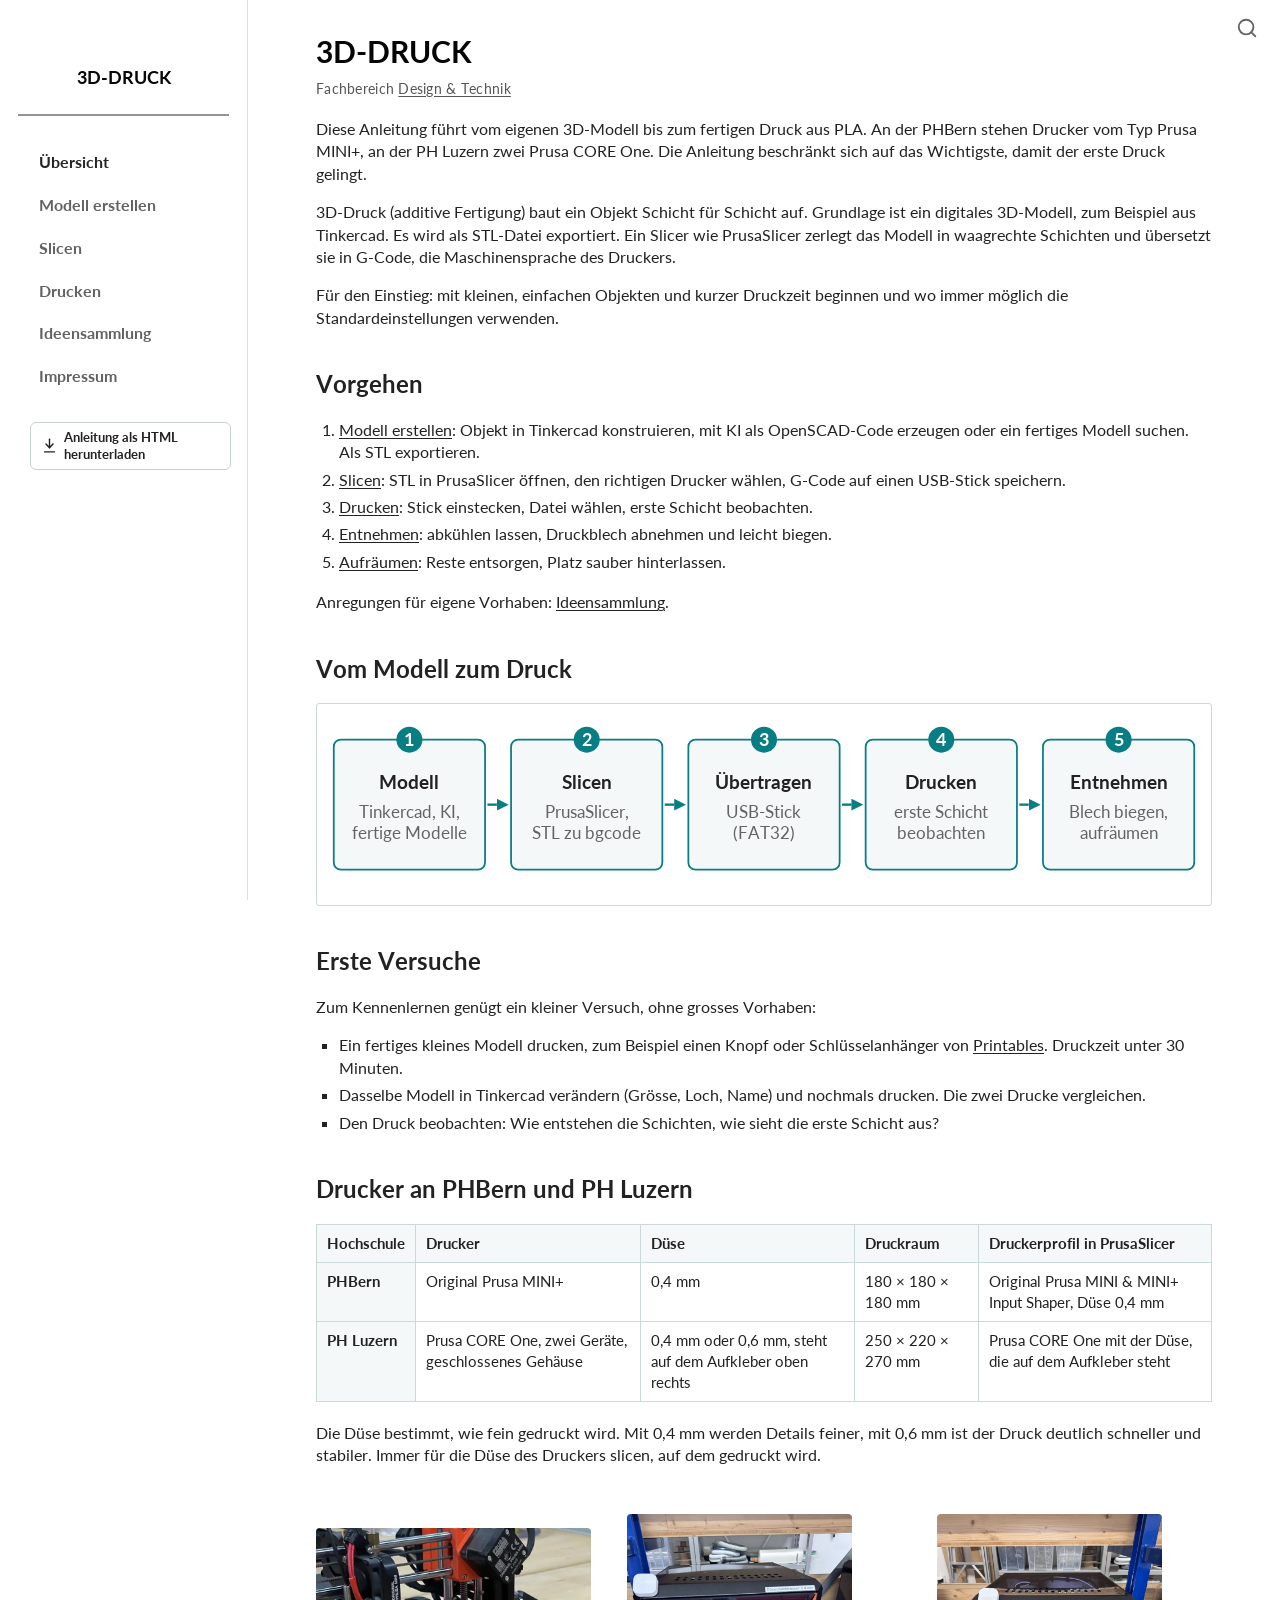
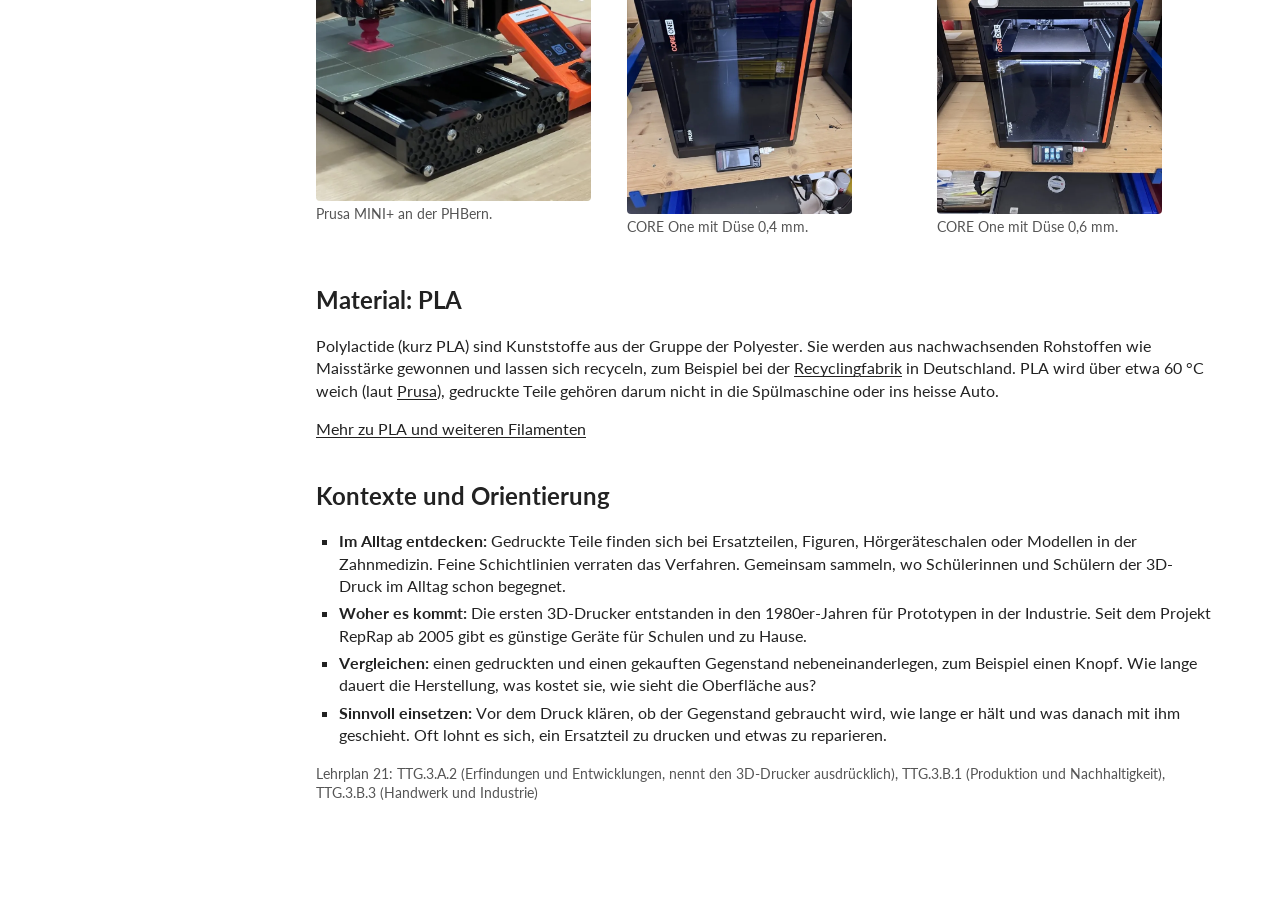
<file: index.html>
<!DOCTYPE html>
<html lang="de-CH">
<head>
<meta charset="utf-8">
<script>location.replace('3d-druck.html' + location.hash);</script>
<noscript><meta http-equiv="refresh" content="0; url=3d-druck.html"></noscript>
<title>3D-Druck</title>
</head>
<body>
<p><a href="3d-druck.html">Zur Anleitung 3D-Druck</a></p>
</body>
</html>
</file>
